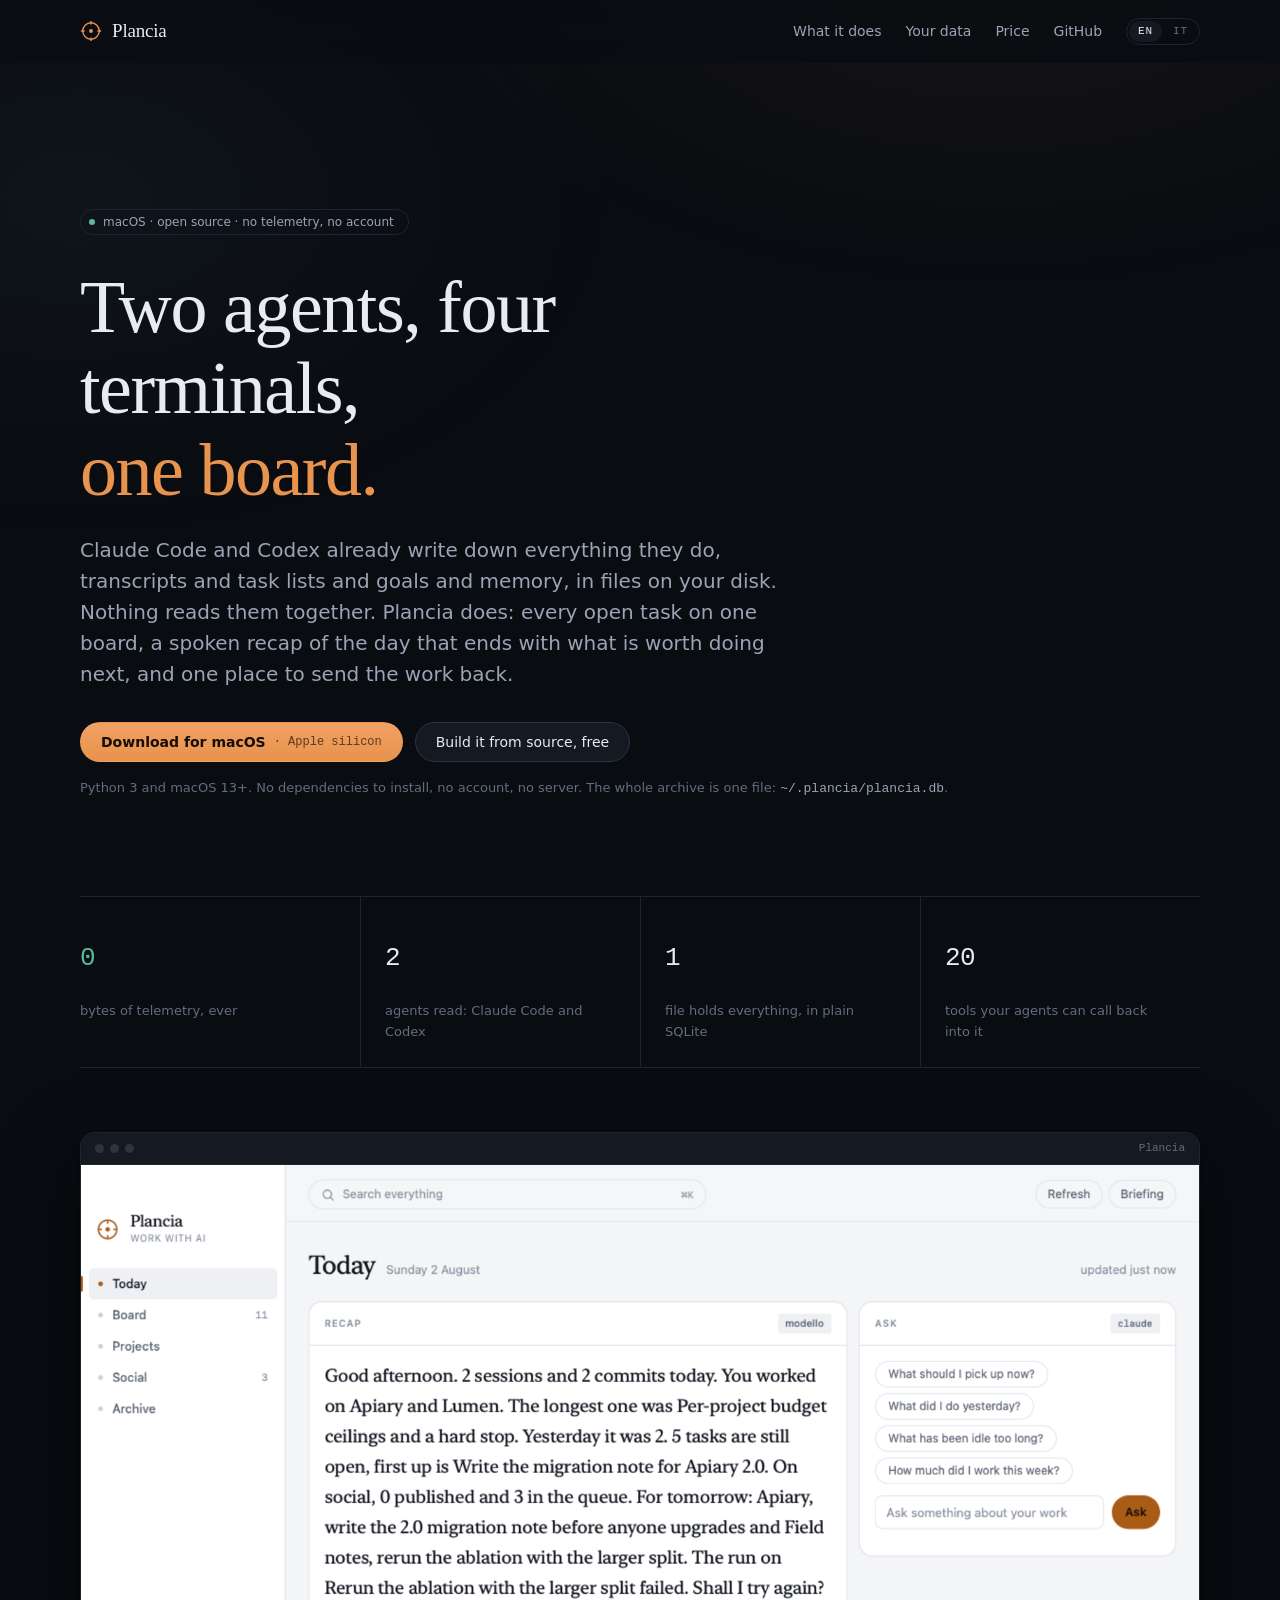
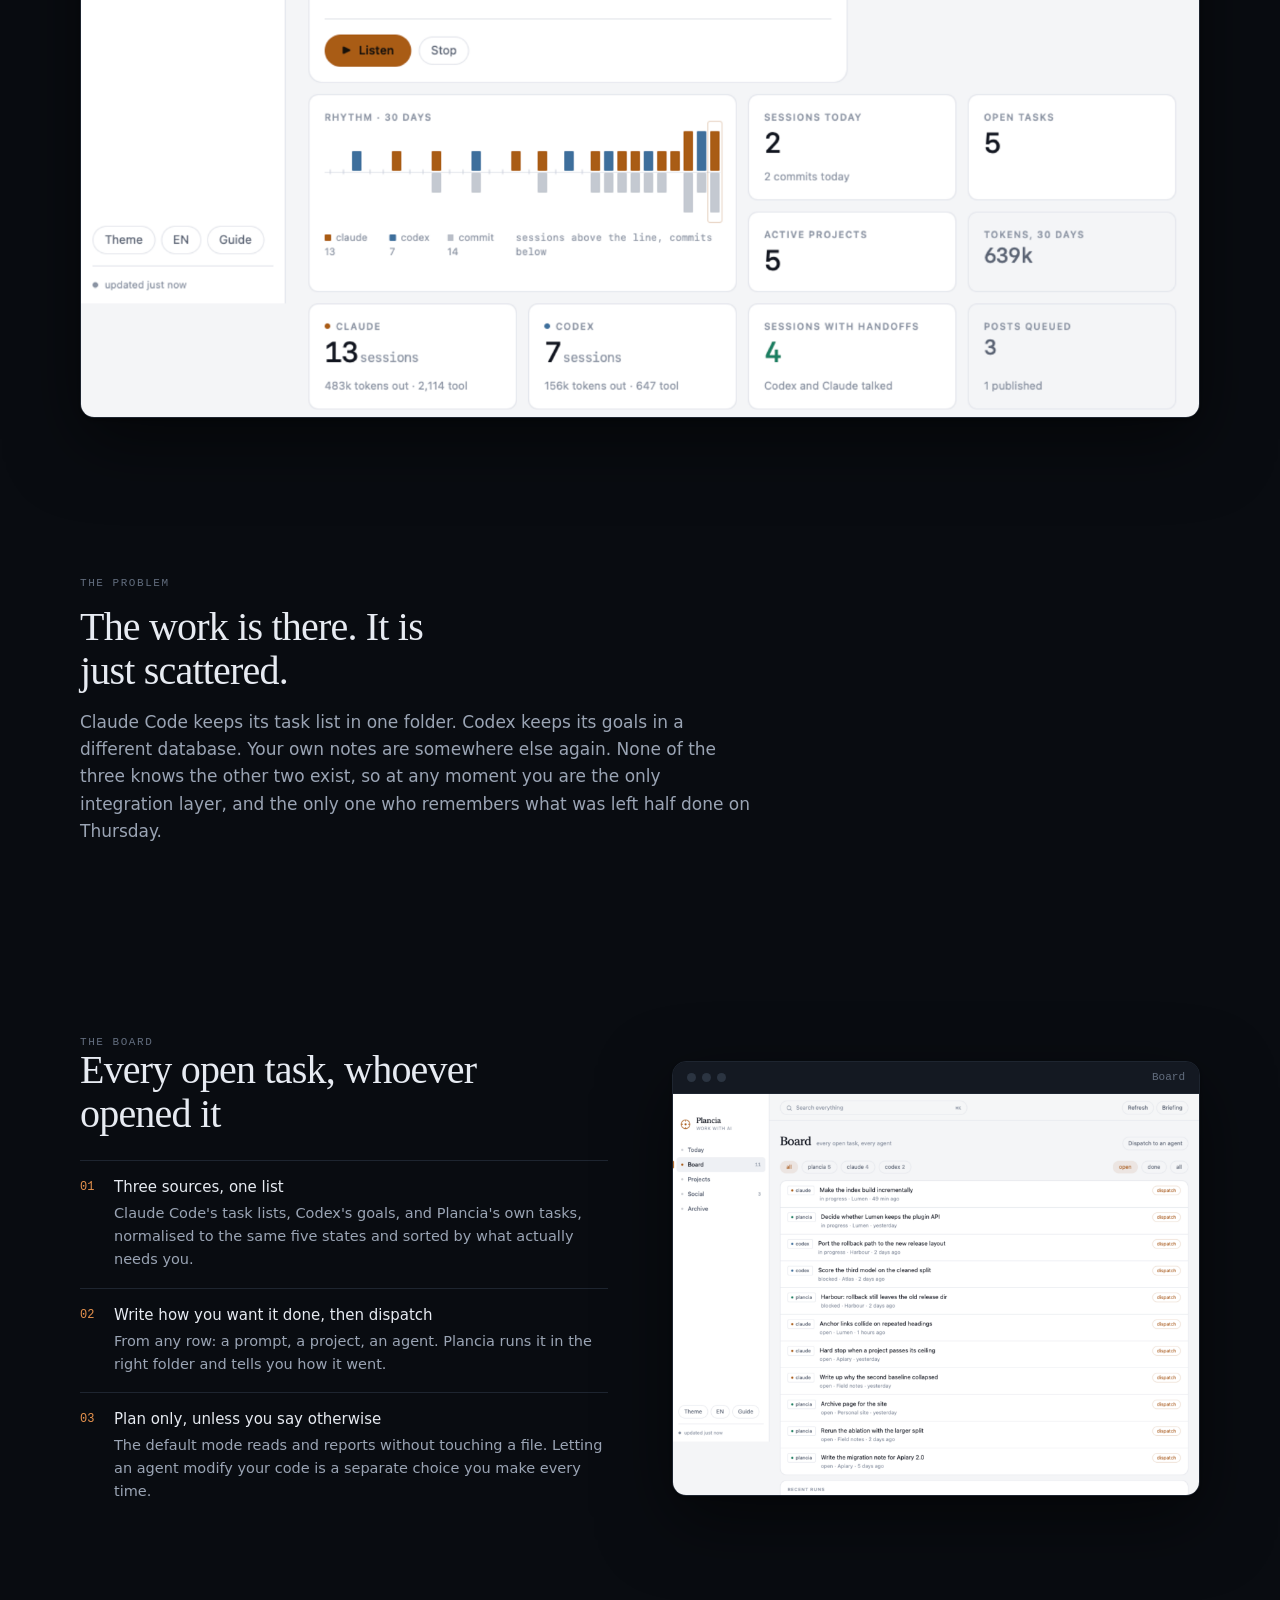
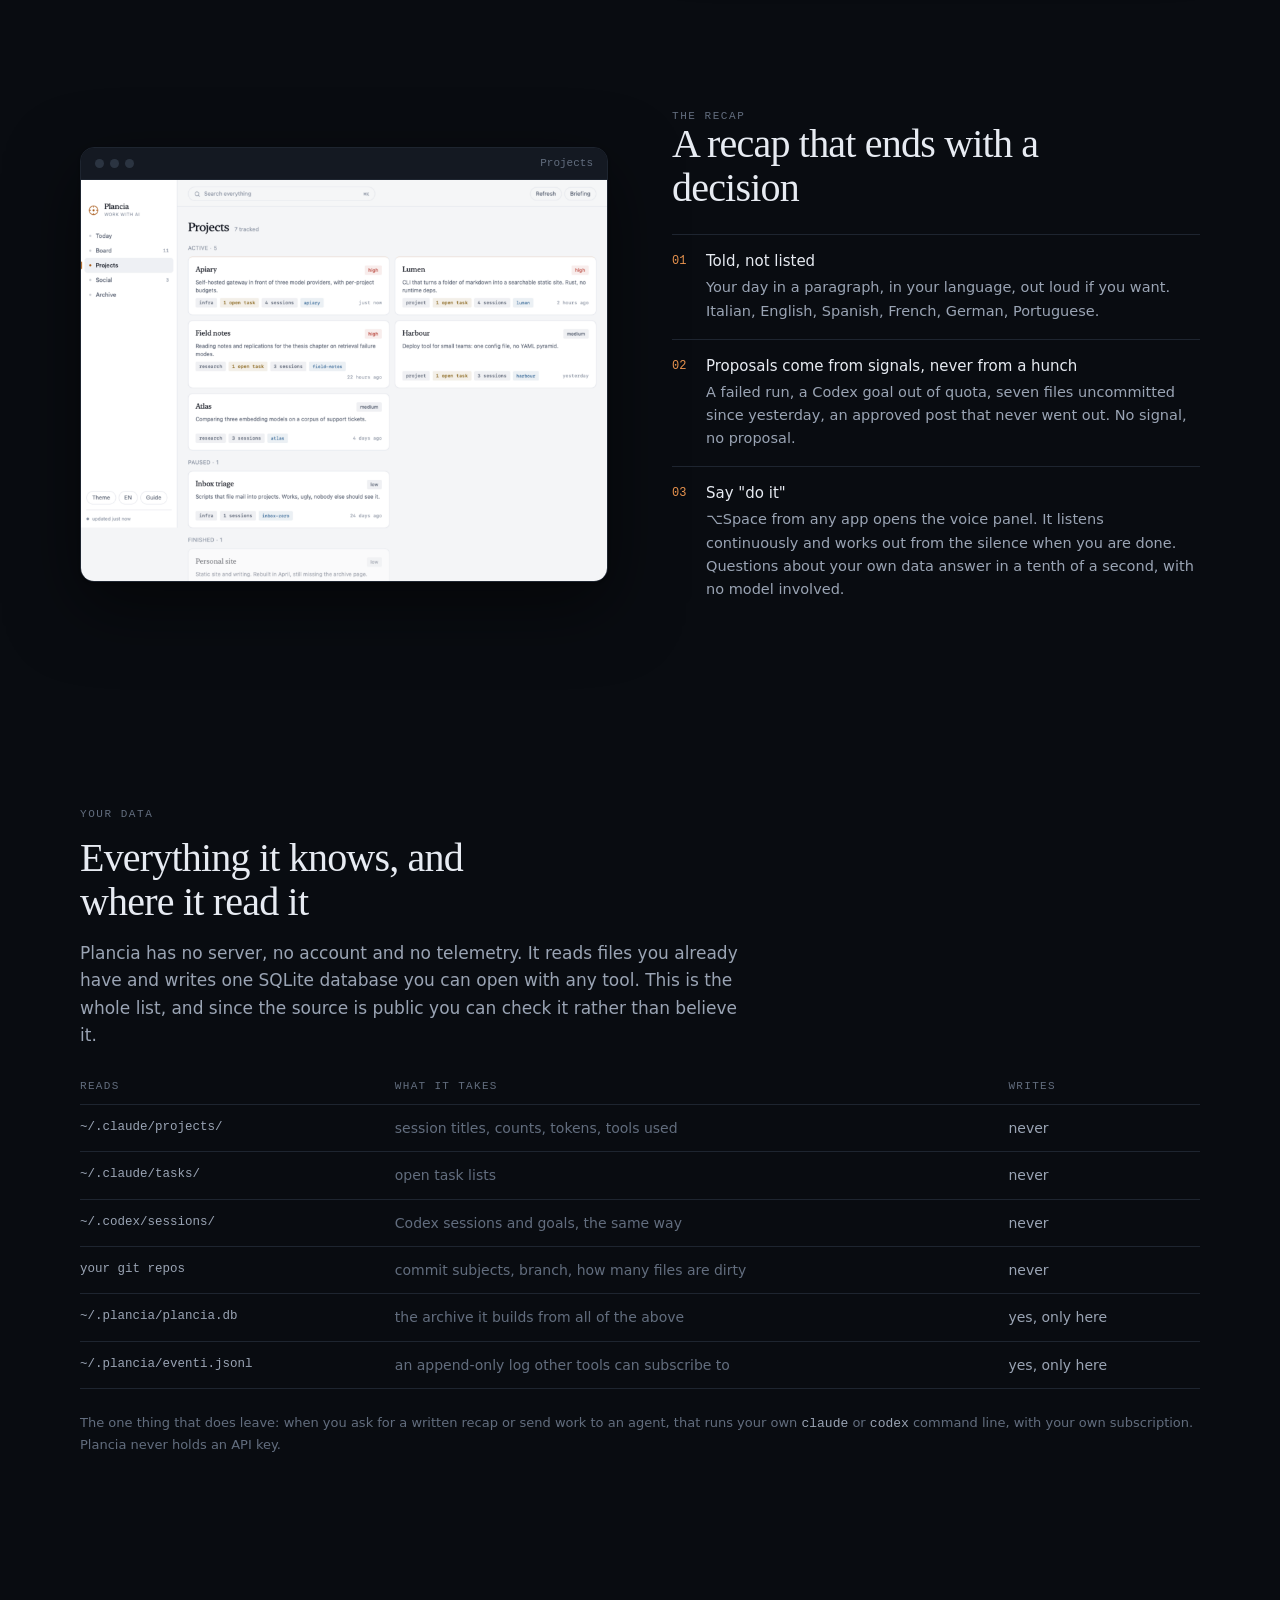
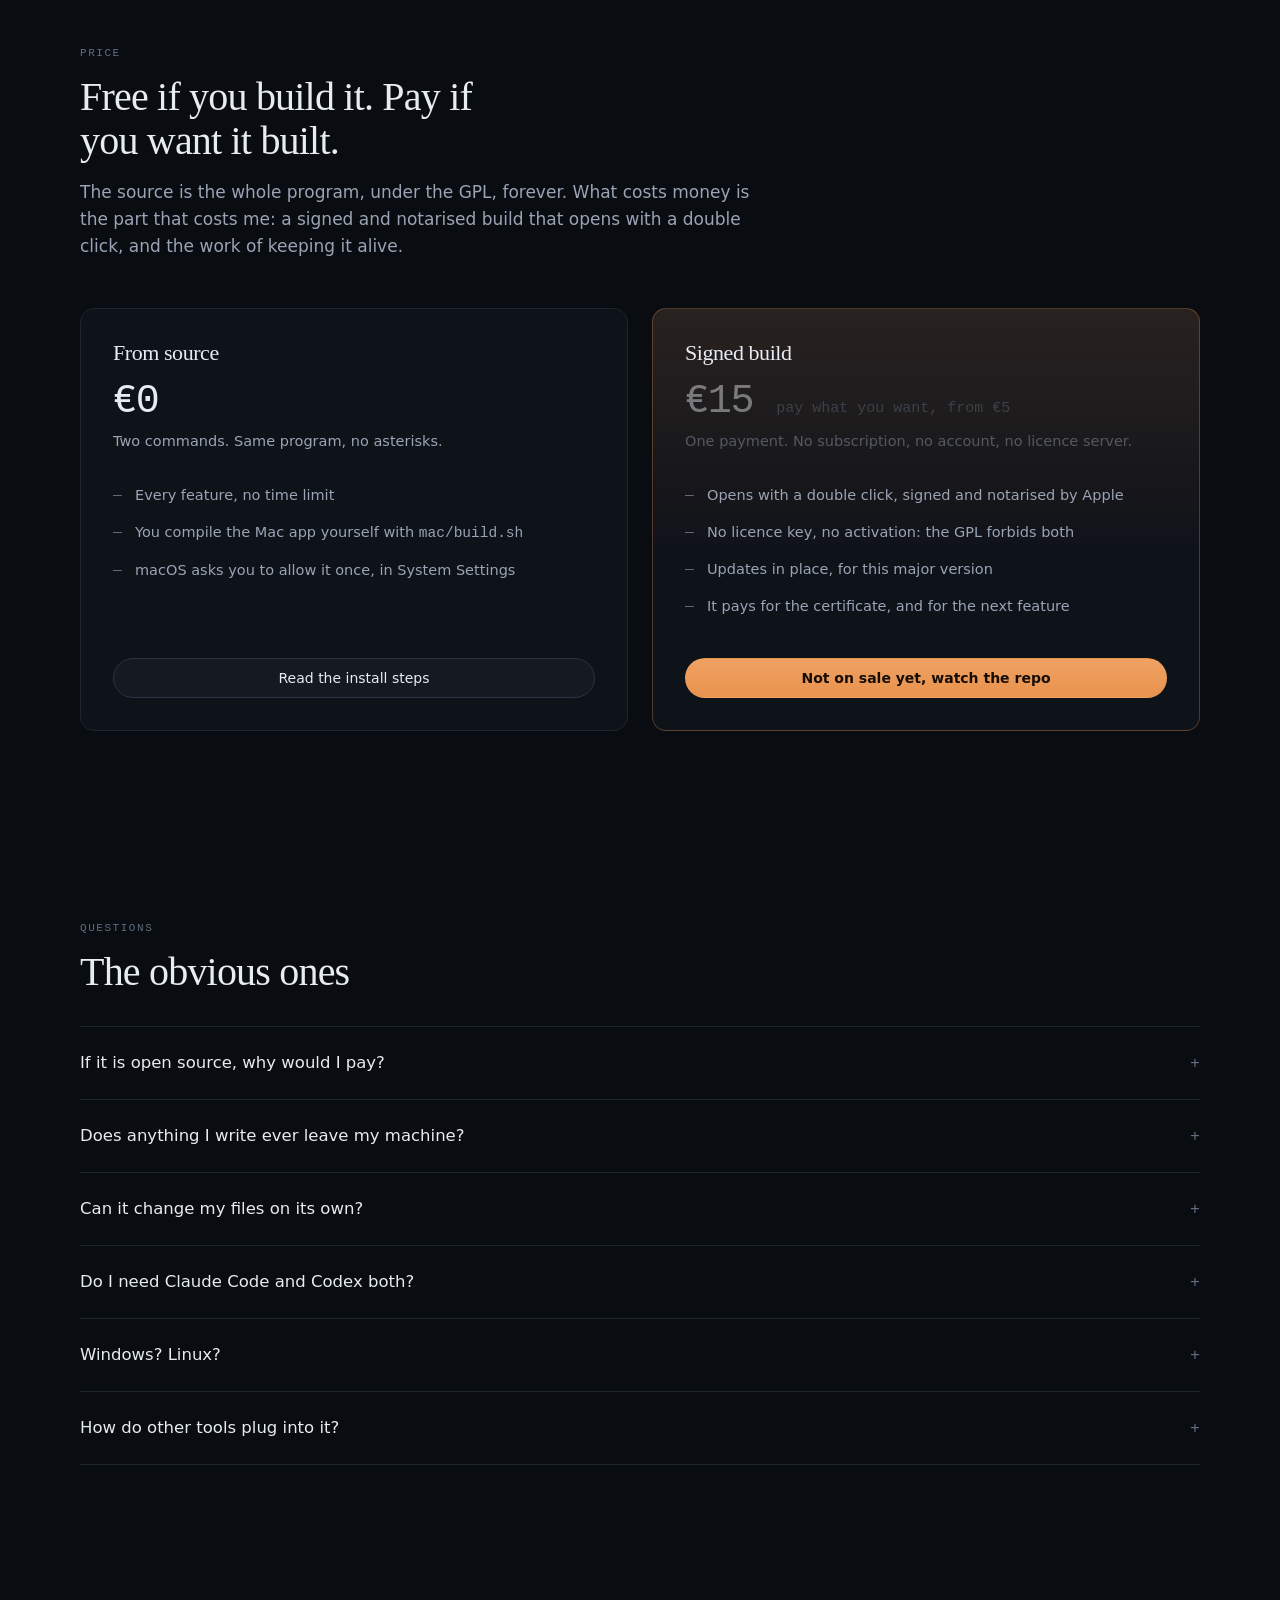
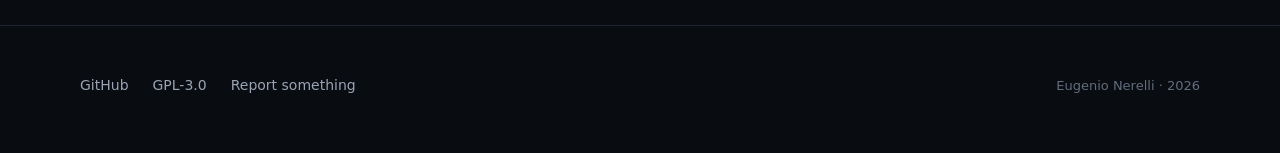
<file: site/index.html>
<!doctype html>
<html lang="en">
<head>
<meta charset="utf-8">
<meta name="viewport" content="width=device-width, initial-scale=1">
<title>Plancia: one board for the work you do with AI</title>
<meta name="description" content="Plancia reads what Claude Code and Codex already write on your disk and puts it on one board: every open task, a spoken daily recap, and one place to send work back. Local only, open source.">
<meta property="og:title" content="Plancia: one board for the work you do with AI">
<meta property="og:description" content="Every open task from every coding agent, on one board. A spoken recap that proposes what to do next. Runs on your machine, sends nothing.">
<meta property="og:type" content="website">
<meta property="og:image" content="https://nerln.github.io/plancia/img/today.png">
<meta name="twitter:card" content="summary_large_image">
<link rel="stylesheet" href="style.css">
<link rel="icon" href="data:image/svg+xml,<svg xmlns='http://www.w3.org/2000/svg' viewBox='0 0 24 24'><circle cx='12' cy='12' r='9' fill='none' stroke='%23e8934e' stroke-width='1.6'/><circle cx='12' cy='12' r='2' fill='%23e8934e'/><path d='M12 1v4M12 19v4M1 12h4M19 12h4' stroke='%23e8934e' stroke-width='1.6'/></svg>">
</head>
<body>

<header class="barra">
  <div class="wrap">
    <a class="marchio" href="./">
      <svg class="bussola" viewBox="0 0 24 24" aria-hidden="true">
        <circle cx="12" cy="12" r="9" fill="none" stroke="#e8934e" stroke-width="1.5"/>
        <circle cx="12" cy="12" r="2.1" fill="#e8934e"/>
        <path d="M12 1v4M12 19v4M1 12h4M19 12h4" stroke="#e8934e" stroke-width="1.5"/>
      </svg>
      <span class="nome">Plancia</span>
    </a>
    <nav class="menu">
      <a href="#cosa-fa" class="solo-largo" data-lingua="en">What it does</a>
      <a href="#cosa-fa" class="solo-largo" data-lingua="it">Cosa fa</a>
      <a href="#dati" class="solo-largo" data-lingua="en">Your data</a>
      <a href="#dati" class="solo-largo" data-lingua="it">I tuoi dati</a>
      <a href="#prezzo" data-lingua="en">Price</a>
      <a href="#prezzo" data-lingua="it">Prezzo</a>
      <a href="https://github.com/nerln/plancia">GitHub</a>
      <span class="lingua">
        <button data-imposta="en" aria-pressed="true">en</button>
        <button data-imposta="it" aria-pressed="false">it</button>
      </span>
    </nav>
  </div>
</header>

<main>

<!-- ------------------------------------------------------------- apertura -->
<section class="apertura">
  <div class="wrap">
    <span class="occhiello"><i class="punto"></i>
      <span data-lingua="en">macOS · open source · no telemetry, no account</span>
      <span data-lingua="it">macOS · open source · nessuna telemetria, nessun account</span>
    </span>

    <h1 data-lingua="en">Two agents, four terminals,<br><em>one board.</em></h1>
    <h1 data-lingua="it">Due agenti, quattro terminali,<br><em>una lavagna sola.</em></h1>

    <p class="sotto" data-lingua="en">
      Claude Code and Codex already write down everything they do, transcripts and task
      lists and goals and memory, in files on your disk. Nothing reads them together.
      Plancia does: every open task on one board, a spoken recap of the day that ends
      with what is worth doing next, and one place to send the work back.
    </p>
    <p class="sotto" data-lingua="it">
      Claude Code e Codex si scrivono già tutto, transcript e liste di task e obiettivi e
      memoria, in file sul tuo disco. Solo che non li legge nessuno insieme. Plancia sì:
      tutti i task aperti su una lavagna sola, un riepilogo parlato della giornata che
      finisce con la cosa che conviene fare, e un posto solo da cui rimandare il lavoro.
    </p>

    <div class="azioni">
      <a class="btn primo" href="#prezzo">
        <span data-lingua="en">Download for macOS</span>
        <span data-lingua="it">Scarica per macOS</span>
        <small>· Apple silicon</small>
      </a>
      <a class="btn" href="https://github.com/nerln/plancia">
        <span data-lingua="en">Build it from source, free</span>
        <span data-lingua="it">Compilalo dal sorgente, gratis</span>
      </a>
    </div>
    <p class="postilla">
      <span data-lingua="en">Python 3 and macOS 13+. No dependencies to install, no account, no server.
        The whole archive is one file: <code>~/.plancia/plancia.db</code>.</span>
      <span data-lingua="it">Python 3 e macOS 13+. Nessuna dipendenza da installare, nessun account,
        nessun server. L'archivio è un file solo: <code>~/.plancia/plancia.db</code>.</span>
    </p>

    <div class="prove">
      <div><div class="n zero mono">0</div>
        <p data-lingua="en">bytes of telemetry, ever</p><p data-lingua="it">byte di telemetria, mai</p></div>
      <div><div class="n mono">2</div>
        <p data-lingua="en">agents read: Claude Code and Codex</p><p data-lingua="it">agenti letti: Claude Code e Codex</p></div>
      <div><div class="n mono">1</div>
        <p data-lingua="en">file holds everything, in plain SQLite</p><p data-lingua="it">file tiene tutto, in SQLite leggibile</p></div>
      <div><div class="n mono">20</div>
        <p data-lingua="en">tools your agents can call back into it</p><p data-lingua="it">strumenti con cui gli agenti ci rientrano</p></div>
    </div>

    <div class="vetrina" data-sale>
      <div class="telaio">
        <div class="cima"><i></i><i></i><i></i><span>Plancia</span></div>
        <img src="img/today.png" width="1600" height="1220"
             alt="Plancia's Today view: the spoken recap, the rhythm of the last thirty days, and a list of proposals.">
      </div>
    </div>
  </div>
</section>

<!-- ------------------------------------------------------------- il problema -->
<section id="cosa-fa">
  <div class="wrap">
    <p class="etichetta" data-lingua="en">the problem</p>
    <p class="etichetta" data-lingua="it">il problema</p>
    <h2 data-lingua="en">The work is there. It is just scattered.</h2>
    <h2 data-lingua="it">Il lavoro c'è. È solo sparpagliato.</h2>
    <p class="guida" data-lingua="en">
      Claude Code keeps its task list in one folder. Codex keeps its goals in a different
      database. Your own notes are somewhere else again. None of the three knows the other
      two exist, so at any moment you are the only integration layer, and the only one who
      remembers what was left half done on Thursday.
    </p>
    <p class="guida" data-lingua="it">
      Claude Code tiene la sua lista di task in una cartella. Codex tiene i suoi obiettivi in
      un altro database. I tuoi appunti stanno da un'altra parte ancora. Nessuno dei tre sa
      degli altri due, quindi l'unico punto di integrazione sei tu, e sei anche l'unico che
      si ricorda cosa era rimasto a metà giovedì.
    </p>
  </div>
</section>

<!-- ------------------------------------------------------------- lavagna -->
<section>
  <div class="wrap doppia">
    <div>
      <p class="etichetta" data-lingua="en">the board</p>
      <p class="etichetta" data-lingua="it">la lavagna</p>
      <h2 data-lingua="en">Every open task, whoever opened it</h2>
      <h2 data-lingua="it">Tutti i task aperti, chiunque li abbia aperti</h2>
      <ul class="elenco">
        <li data-lingua="en"><span class="segno">01</span><div>
          <b>Three sources, one list</b>
          <p>Claude Code's task lists, Codex's goals, and Plancia's own tasks, normalised to the
             same five states and sorted by what actually needs you.</p></div></li>
        <li data-lingua="it"><span class="segno">01</span><div>
          <b>Tre fonti, una lista</b>
          <p>Le liste di Claude Code, gli obiettivi di Codex e i task di Plancia, riportati agli
             stessi cinque stati e ordinati per quello che ti serve davvero.</p></div></li>

        <li data-lingua="en"><span class="segno">02</span><div>
          <b>Write how you want it done, then dispatch</b>
          <p>From any row: a prompt, a project, an agent. Plancia runs it in the right folder and
             tells you how it went.</p></div></li>
        <li data-lingua="it"><span class="segno">02</span><div>
          <b>Scrivi come lo vuoi fatto, e mandalo</b>
          <p>Da ogni riga: un prompt, un progetto, un agente. Plancia lo lancia nella cartella
             giusta e ti dice com'è andata.</p></div></li>

        <li data-lingua="en"><span class="segno">03</span><div>
          <b>Plan only, unless you say otherwise</b>
          <p>The default mode reads and reports without touching a file. Letting an agent modify
             your code is a separate choice you make every time.</p></div></li>
        <li data-lingua="it"><span class="segno">03</span><div>
          <b>Guarda e propone, se non dici altro</b>
          <p>Il modo predefinito legge e riferisce senza toccare un file. Lasciargli modificare il
             codice è una scelta a parte, che fai ogni volta.</p></div></li>
      </ul>
    </div>
    <div class="telaio" data-sale>
      <div class="cima"><i></i><i></i><i></i><span>Board</span></div>
      <img src="img/board.png" width="1600" height="1220"
           alt="The board: tasks from claude, codex and plancia in one list, each with a dispatch button.">
    </div>
  </div>
</section>

<!-- ------------------------------------------------------------- riepilogo -->
<section>
  <div class="wrap doppia rovescia">
    <div>
      <p class="etichetta" data-lingua="en">the recap</p>
      <p class="etichetta" data-lingua="it">il riepilogo</p>
      <h2 data-lingua="en">A recap that ends with a decision</h2>
      <h2 data-lingua="it">Un riepilogo che finisce con una decisione</h2>
      <ul class="elenco">
        <li data-lingua="en"><span class="segno">01</span><div>
          <b>Told, not listed</b>
          <p>Your day in a paragraph, in your language, out loud if you want. Italian, English,
             Spanish, French, German, Portuguese.</p></div></li>
        <li data-lingua="it"><span class="segno">01</span><div>
          <b>Raccontato, non elencato</b>
          <p>La giornata in un paragrafo, nella tua lingua, a voce se vuoi. Italiano, inglese,
             spagnolo, francese, tedesco, portoghese.</p></div></li>

        <li data-lingua="en"><span class="segno">02</span><div>
          <b>Proposals come from signals, never from a hunch</b>
          <p>A failed run, a Codex goal out of quota, seven files uncommitted since yesterday, an
             approved post that never went out. No signal, no proposal.</p></div></li>
        <li data-lingua="it"><span class="segno">02</span><div>
          <b>Le proposte nascono dai segnali, mai da un'intuizione</b>
          <p>Un lancio fallito, un obiettivo di Codex senza quota, sette file non committati da
             ieri, un post approvato e mai uscito. Se il segnale non c'è, la proposta non c'è.</p></div></li>

        <li data-lingua="en"><span class="segno">03</span><div>
          <b>Say "do it"</b>
          <p>⌥Space from any app opens the voice panel. It listens continuously and works out from
             the silence when you are done. Questions about your own data answer in a tenth of a
             second, with no model involved.</p></div></li>
        <li data-lingua="it"><span class="segno">03</span><div>
          <b>Dì "fallo"</b>
          <p>⌥Spazio da qualsiasi app apre il pannello vocale. Ascolta di continuo e capisce dal
             silenzio quando hai finito. Le domande sui tuoi dati rispondono in un decimo di
             secondo, senza chiamare nessun modello.</p></div></li>
      </ul>
    </div>
    <div class="telaio" data-sale>
      <div class="cima"><i></i><i></i><i></i><span>Projects</span></div>
      <img src="img/projects.png" width="1600" height="1220"
           alt="The projects view: each project with its sessions, commits and next step.">
    </div>
  </div>
</section>

<!-- ------------------------------------------------------------- dati -->
<section id="dati">
  <div class="wrap">
    <p class="etichetta" data-lingua="en">your data</p>
    <p class="etichetta" data-lingua="it">i tuoi dati</p>
    <h2 data-lingua="en">Everything it knows, and where it read it</h2>
    <h2 data-lingua="it">Tutto quello che sa, e dove l'ha letto</h2>
    <p class="guida" data-lingua="en">
      Plancia has no server, no account and no telemetry. It reads files you already have and
      writes one SQLite database you can open with any tool. This is the whole list, and since
      the source is public you can check it rather than believe it.
    </p>
    <p class="guida" data-lingua="it">
      Plancia non ha un server, non ha un account e non manda telemetria. Legge file che hai già e
      scrive un database SQLite che puoi aprire con qualsiasi strumento. Questa è la lista intera,
      e siccome il sorgente è pubblico puoi controllarla invece di crederci.
    </p>

    <table class="provenienza">
      <thead>
        <tr data-lingua="en"><th>reads</th><th>what it takes</th><th>writes</th></tr>
        <tr data-lingua="it"><th>legge</th><th>cosa ne prende</th><th>scrive</th></tr>
      </thead>
      <tbody>
        <tr data-lingua="en">
          <td class="percorso">~/.claude/projects/</td>
          <td class="verso">session titles, counts, tokens, tools used</td>
          <td>never</td></tr>
        <tr data-lingua="it">
          <td class="percorso">~/.claude/projects/</td>
          <td class="verso">titoli delle sessioni, conteggi, token, strumenti usati</td>
          <td>mai</td></tr>

        <tr data-lingua="en">
          <td class="percorso">~/.claude/tasks/</td>
          <td class="verso">open task lists</td><td>never</td></tr>
        <tr data-lingua="it">
          <td class="percorso">~/.claude/tasks/</td>
          <td class="verso">le liste di task aperte</td><td>mai</td></tr>

        <tr data-lingua="en">
          <td class="percorso">~/.codex/sessions/</td>
          <td class="verso">Codex sessions and goals, the same way</td><td>never</td></tr>
        <tr data-lingua="it">
          <td class="percorso">~/.codex/sessions/</td>
          <td class="verso">sessioni e obiettivi di Codex, allo stesso modo</td><td>mai</td></tr>

        <tr data-lingua="en">
          <td class="percorso">your git repos</td>
          <td class="verso">commit subjects, branch, how many files are dirty</td><td>never</td></tr>
        <tr data-lingua="it">
          <td class="percorso">i tuoi repo git</td>
          <td class="verso">oggetto dei commit, ramo, quanti file sono da committare</td><td>mai</td></tr>

        <tr data-lingua="en">
          <td class="percorso">~/.plancia/plancia.db</td>
          <td class="verso">the archive it builds from all of the above</td><td>yes, only here</td></tr>
        <tr data-lingua="it">
          <td class="percorso">~/.plancia/plancia.db</td>
          <td class="verso">l'archivio che costruisce con tutto il resto</td><td>sì, solo qui</td></tr>

        <tr data-lingua="en">
          <td class="percorso">~/.plancia/eventi.jsonl</td>
          <td class="verso">an append-only log other tools can subscribe to</td><td>yes, only here</td></tr>
        <tr data-lingua="it">
          <td class="percorso">~/.plancia/eventi.jsonl</td>
          <td class="verso">un registro in append a cui altri strumenti si possono agganciare</td><td>sì, solo qui</td></tr>
      </tbody>
    </table>

    <p class="postilla" style="margin-top:24px">
      <span data-lingua="en">The one thing that does leave: when you ask for a written recap or send work to an
        agent, that runs your own <code>claude</code> or <code>codex</code> command line, with your
        own subscription. Plancia never holds an API key.</span>
      <span data-lingua="it">L'unica cosa che esce: quando chiedi un riepilogo scritto o mandi un lavoro a un
        agente, gira la tua riga di comando <code>claude</code> o <code>codex</code>, con il tuo
        abbonamento. Plancia non tiene nessuna chiave API.</span>
    </p>
  </div>
</section>

<!-- ------------------------------------------------------------- prezzo -->
<section id="prezzo">
  <div class="wrap">
    <p class="etichetta" data-lingua="en">price</p>
    <p class="etichetta" data-lingua="it">prezzo</p>
    <h2 data-lingua="en">Free if you build it. Pay if you want it built.</h2>
    <h2 data-lingua="it">Gratis se te lo compili. A pagamento se lo vuoi già pronto.</h2>
    <p class="guida" data-lingua="en">
      The source is the whole program, under the GPL, forever. What costs money is the part
      that costs me: a signed and notarised build that opens with a double click, and the work
      of keeping it alive.
    </p>
    <p class="guida" data-lingua="it">
      Il sorgente è tutto il programma, sotto GPL, per sempre. Quello che costa è la parte che
      costa a me: una build firmata e notarizzata che si apre con un doppio clic, e il lavoro di
      tenerla viva.
    </p>

    <div class="prezzi">
      <div class="prezzo">
        <h3 data-lingua="en">From source</h3>
        <h3 data-lingua="it">Dal sorgente</h3>
        <div class="cifra">€0</div>
        <p class="nota" data-lingua="en">Two commands. Same program, no asterisks.</p>
        <p class="nota" data-lingua="it">Due comandi. Lo stesso programma, senza asterischi.</p>
        <ul>
          <li data-lingua="en">Every feature, no time limit</li>
          <li data-lingua="it">Tutte le funzioni, senza scadenza</li>
          <li data-lingua="en">You compile the Mac app yourself with <code>mac/build.sh</code></li>
          <li data-lingua="it">L'app Mac te la compili con <code>mac/build.sh</code></li>
          <li data-lingua="en">macOS asks you to allow it once, in System Settings</li>
          <li data-lingua="it">macOS te la fa autorizzare una volta, da Impostazioni di Sistema</li>
        </ul>
        <a class="btn" href="https://github.com/nerln/plancia#install">
          <span data-lingua="en">Read the install steps</span>
          <span data-lingua="it">Vedi come si installa</span>
        </a>
      </div>

      <div class="prezzo scelto">
        <h3 data-lingua="en">Signed build</h3>
        <h3 data-lingua="it">Build firmata</h3>
        <div class="cifra">€15 <small data-lingua="en">pay what you want, from €5</small><small data-lingua="it">quanto vuoi, da €5</small></div>
        <p class="nota" data-lingua="en">One payment. No subscription, no account, no licence server.</p>
        <p class="nota" data-lingua="it">Un pagamento solo. Nessun abbonamento, nessun account, nessun server di licenze.</p>
        <ul>
          <li data-lingua="en">Opens with a double click, signed and notarised by Apple</li>
          <li data-lingua="it">Si apre con un doppio clic, firmata e notarizzata da Apple</li>
          <li data-lingua="en">No licence key, no activation: the GPL forbids both</li>
          <li data-lingua="it">Nessuna chiave, nessuna attivazione: la GPL le vieta</li>
          <li data-lingua="en">Updates in place, for this major version</li>
          <li data-lingua="it">Si aggiorna da sola, per questa versione maggiore</li>
          <li data-lingua="en">It pays for the certificate, and for the next feature</li>
          <li data-lingua="it">Paga il certificato, e la prossima funzione</li>
        </ul>
        <a class="btn primo" href="https://github.com/nerln/plancia/releases" data-pagamento>
          <span data-lingua="en">Get the signed build</span>
          <span data-lingua="it">Prendi la build firmata</span>
        </a>
      </div>
    </div>
  </div>
</section>

<!-- ------------------------------------------------------------- domande -->
<section>
  <div class="wrap">
    <p class="etichetta" data-lingua="en">questions</p>
    <p class="etichetta" data-lingua="it">domande</p>
    <h2 data-lingua="en">The obvious ones</h2>
    <h2 data-lingua="it">Quelle ovvie</h2>

    <div class="domande">
      <details class="domanda">
        <summary><span data-lingua="en">If it is open source, why would I pay?</span><span data-lingua="it">Se è open source, perché dovrei pagare?</span></summary>
        <p data-lingua="en">You would not, if you are happy compiling it. That path stays complete and free, and
          this is not a crippled build: the paid one is the same code. What you buy is the signing
          certificate Apple charges me for every year, the notarisation, and the fact that someone
          keeps fixing it. Ardour and Krita have worked this way for years.</p>
        <p data-lingua="it">Non pagheresti, se sei contento di compilartelo. Quella strada resta completa e
          gratis, e non è una versione mutilata: quella a pagamento è lo stesso codice. Quello che
          compri è il certificato di firma che Apple mi fa pagare ogni anno, la notarizzazione, e il
          fatto che qualcuno continui a sistemarlo. Ardour e Krita funzionano così da anni.</p>
      </details>

      <details class="domanda">
        <summary><span data-lingua="en">Does anything I write ever leave my machine?</span><span data-lingua="it">Esce mai qualcosa che scrivo dalla mia macchina?</span></summary>
        <p data-lingua="en">Not through Plancia. It has no network client of its own beyond an optional GitHub
          call for your public repo list, which you can leave off. When you ask for a written recap
          it runs the <code>claude</code> command you already have, so that text goes wherever your
          own subscription already sends it, and nowhere else.</p>
        <p data-lingua="it">Non attraverso Plancia. Non ha un client di rete suo, a parte una chiamata a GitHub
          per l'elenco dei tuoi repo pubblici, che puoi lasciare spenta. Quando chiedi un riepilogo
          scritto gira il comando <code>claude</code> che hai già, quindi quel testo va dove lo manda
          già il tuo abbonamento, e da nessun'altra parte.</p>
      </details>

      <details class="domanda">
        <summary><span data-lingua="en">Can it change my files on its own?</span><span data-lingua="it">Può cambiare i miei file da solo?</span></summary>
        <p data-lingua="en">Only if you pick the mode that says so, on that dispatch, that time. Everything
          else, the voice and the recap and the proposals, reads and reports. The button that lets an agent
          write turns red before you press it.</p>
        <p data-lingua="it">Solo se scegli il modo che lo dice, su quel lancio, quella volta. Tutto il resto,
          la voce e il riepilogo e le proposte, legge e riferisce. Il bottone che lascia scrivere un
          agente diventa rosso prima che tu lo prema.</p>
      </details>

      <details class="domanda">
        <summary><span data-lingua="en">Do I need Claude Code and Codex both?</span><span data-lingua="it">Mi servono sia Claude Code sia Codex?</span></summary>
        <p data-lingua="en">No. Each source is optional: with only one installed you get one column instead of
          two, and everything else works the same.</p>
        <p data-lingua="it">No. Ogni fonte è opzionale: con uno solo installato hai una colonna invece di due, e
          tutto il resto funziona uguale.</p>
      </details>

      <details class="domanda">
        <summary><span data-lingua="en">Windows? Linux?</span><span data-lingua="it">Windows? Linux?</span></summary>
        <p data-lingua="en">The server, the board and the recap are plain Python and already run anywhere Python
          runs, browser included. Only the native app, the menu bar and the voice panel are macOS.</p>
        <p data-lingua="it">Il server, la lavagna e il riepilogo sono Python puro e girano già ovunque giri
          Python, browser compreso. Sono macOS solo l'app nativa, la barra dei menu e il pannello
          vocale.</p>
      </details>

      <details class="domanda">
        <summary><span data-lingua="en">How do other tools plug into it?</span><span data-lingua="it">Come ci si aggancia da altri strumenti?</span></summary>
        <p data-lingua="en">Two ways. Twenty MCP tools, so Claude Code and Codex can read and write the archive
          from inside a session; and an append-only event log at <code>~/.plancia/eventi.jsonl</code>,
          one JSON line per event, so anything else can follow along by keeping a bookmark.</p>
        <p data-lingua="it">In due modi. Venti strumenti MCP, così Claude Code e Codex leggono e scrivono
          l'archivio da dentro una sessione; e un registro in append in
          <code>~/.plancia/eventi.jsonl</code>, una riga JSON per evento, così qualsiasi altra cosa
          può seguirlo tenendo un segnalibro.</p>
      </details>
    </div>
  </div>
</section>

</main>

<footer>
  <div class="wrap">
    <a href="https://github.com/nerln/plancia">GitHub</a>
    <a href="https://github.com/nerln/plancia/blob/main/LICENSE">GPL-3.0</a>
    <a href="https://github.com/nerln/plancia/issues">
      <span data-lingua="en">Report something</span><span data-lingua="it">Segnala qualcosa</span></a>
    <span class="firma">Eugenio Nerelli · 2026</span>
  </div>
</footer>

<script>
// Il link di pagamento. Finché è vuoto il bottone porta alle release e dice che
// la build firmata sta arrivando: meglio una pagina onesta di un link morto.
const PAGAMENTO = "";

(function () {
  const bottone = document.querySelector('[data-pagamento]');
  if (PAGAMENTO) {
    bottone.href = PAGAMENTO;
  } else {
    bottone.parentElement.querySelectorAll('.cifra, .nota').forEach(function (n) {
      n.style.opacity = '.45';
    });
    bottone.innerHTML = '<span data-lingua="en">Not on sale yet, watch the repo</span>'
                      + '<span data-lingua="it">Non è ancora in vendita, segui il repo</span>';
  }
})();

// La lingua: quella salvata, se no quella del browser, se no inglese.
(function () {
  var salvata = null;
  try { salvata = localStorage.getItem('plancia-lingua'); } catch (e) {}
  var lingua = salvata || ((navigator.language || 'en').slice(0, 2) === 'it' ? 'it' : 'en');
  imposta(lingua);

  function imposta(l) {
    document.documentElement.lang = l;
    document.querySelectorAll('.lingua button').forEach(function (b) {
      b.setAttribute('aria-pressed', String(b.dataset.imposta === l));
    });
    try { localStorage.setItem('plancia-lingua', l); } catch (e) {}
  }

  document.querySelectorAll('.lingua button').forEach(function (b) {
    b.addEventListener('click', function () { imposta(b.dataset.imposta); });
  });

  // la barra si stacca dallo sfondo solo quando si è scesi
  var barra = document.querySelector('header.barra');
  var segnaBarra = function () { barra.classList.toggle('attaccata', window.scrollY > 8); };
  segnaBarra();
  addEventListener('scroll', segnaBarra, { passive: true });

  // entrata: una volta sola, e solo per le immagini grandi
  var osservatore = new IntersectionObserver(function (voci) {
    voci.forEach(function (v) {
      if (v.isIntersecting) { v.target.classList.add('visto'); osservatore.unobserve(v.target); }
    });
  }, { rootMargin: '0px 0px -12% 0px' });
  document.querySelectorAll('[data-sale]').forEach(function (n) { osservatore.observe(n); });
})();
</script>
</body>
</html>
</file>
<file: site/style.css>
/* Il sito di Plancia.
 *
 * Stessa voce dell'app: serif per i titoli, monospaziato per i numeri, sans per
 * il resto. Un accento solo. Qui però c'è più aria: una pagina che deve
 * convincere respira più di uno strumento che deve informare.
 */

:root {
  --ink-0: #090c11;
  --ink-1: #0e1219;
  --ink-2: #141922;
  --line: #1e2530;
  --line-strong: #2b3441;
  --text: #e7ebf2;
  --text-2: #9aa4b4;
  --text-3: #626d7e;
  --amber: #e8934e;
  --amber-soft: rgba(232, 147, 78, .12);
  --amber-line: rgba(232, 147, 78, .3);
  --codex: #8fb8d9;
  --nominal: #5bb89b;

  --s1: 4px; --s2: 8px; --s3: 12px; --s4: 16px; --s5: 24px;
  --s6: 32px; --s7: 48px; --s8: 64px; --s9: 96px; --s10: 144px;

  --r-tag: 3px; --r-card: 10px; --r-panel: 14px; --r-pill: 999px;

  --serif: ui-serif, "New York", "Iowan Old Style", Palatino, Georgia, serif;
  --sans: -apple-system, BlinkMacSystemFont, "SF Pro Text", Inter, system-ui, sans-serif;
  --mono: ui-monospace, "SF Mono", SFMono-Regular, Menlo, monospace;

  --leggio: 1120px;
}

* { box-sizing: border-box; margin: 0; padding: 0; }

html { scroll-behavior: smooth; -webkit-text-size-adjust: 100%; }

body {
  background: var(--ink-0);
  color: var(--text);
  font: 400 16px/1.6 var(--sans);
  -webkit-font-smoothing: antialiased;
  overflow-x: hidden;
}

/* la trama di fondo: due aloni larghissimi, appena percepibili */
body::before {
  content: "";
  position: fixed;
  inset: 0;
  pointer-events: none;
  z-index: 0;
  background:
    radial-gradient(900px 520px at 78% -8%, rgba(232, 147, 78, .07), transparent 70%),
    radial-gradient(760px 480px at 6% 22%, rgba(143, 184, 217, .05), transparent 72%);
}

.wrap { width: min(100% - 40px, var(--leggio)); margin-inline: auto; position: relative; z-index: 1; }

a { color: inherit; }

h1, h2, h3 { font-family: var(--serif); font-weight: 500; letter-spacing: -.02em; line-height: 1.1; }

.mono { font-family: var(--mono); font-variant-numeric: tabular-nums; }

.etichetta {
  font: 500 11px/1 var(--mono);
  letter-spacing: .14em;
  text-transform: uppercase;
  color: var(--text-3);
}

/* --------------------------------------------------------------- barra */

header.barra {
  position: sticky; top: 0; z-index: 40;
  backdrop-filter: saturate(1.4) blur(14px);
  background: rgba(9, 12, 17, .78);
  border-bottom: 1px solid transparent;
  transition: border-color 240ms;
}
header.barra.attaccata { border-bottom-color: var(--line); }
header.barra .wrap { display: flex; align-items: center; gap: var(--s5); height: 62px; }

.marchio { display: flex; align-items: center; gap: 10px; text-decoration: none; }
.marchio .nome { font-family: var(--serif); font-size: 19px; letter-spacing: -.01em; }
.bussola { width: 22px; height: 22px; flex: none; }

nav.menu { display: flex; gap: var(--s5); margin-left: auto; align-items: center; }
nav.menu a { color: var(--text-2); text-decoration: none; font-size: 14px; transition: color 140ms; }
nav.menu a:hover { color: var(--text); }

.lingua { display: flex; gap: 2px; border: 1px solid var(--line); border-radius: var(--r-pill); padding: 2px; }
.lingua button {
  font: 500 11px/1 var(--mono); letter-spacing: .08em; text-transform: uppercase;
  background: none; border: 0; color: var(--text-3); cursor: pointer;
  padding: 5px 9px; border-radius: var(--r-pill);
}
.lingua button[aria-pressed="true"] { background: var(--ink-2); color: var(--text); }

/* --------------------------------------------------------------- bottoni */

.btn {
  display: inline-flex; align-items: center; gap: 8px;
  padding: 12px 20px; border-radius: var(--r-pill);
  font: 500 14px/1 var(--sans); text-decoration: none; cursor: pointer;
  border: 1px solid var(--line-strong); color: var(--text); background: var(--ink-2);
  transition: transform 140ms cubic-bezier(.25,1,.5,1), background 140ms, border-color 140ms;
}
.btn:hover { transform: translateY(-1px); border-color: var(--text-3); }
.btn.primo {
  background: linear-gradient(180deg, #f0a163, var(--amber));
  border-color: transparent; color: #170d05; font-weight: 600;
}
.btn.primo:hover { filter: brightness(1.06); }
.btn small { font: 400 12px/1 var(--mono); opacity: .68; }

/* --------------------------------------------------------------- apertura */

.apertura { padding: var(--s10) 0 var(--s8); }
.apertura .occhiello {
  display: inline-flex; align-items: center; gap: 8px;
  border: 1px solid var(--line); border-radius: var(--r-pill);
  padding: 6px 14px 6px 8px; margin-bottom: var(--s6);
  font: 400 12px/1 var(--sans); color: var(--text-2);
}
.occhiello .punto { width: 6px; height: 6px; border-radius: 50%; background: var(--nominal); }

.apertura h1 { font-size: clamp(40px, 6.4vw, 74px); max-width: 15ch; }
.apertura h1 em { font-style: normal; color: var(--amber); }
.apertura .sotto {
  font-size: clamp(17px, 2.1vw, 20px); color: var(--text-2);
  max-width: 56ch; margin-top: var(--s5); line-height: 1.55;
}
.azioni { display: flex; flex-wrap: wrap; gap: var(--s3); margin-top: var(--s6); align-items: center; }
.postilla { font-size: 13px; color: var(--text-3); margin-top: var(--s4); }
.postilla code { font-family: var(--mono); color: var(--text-2); }

/* --------------------------------------------------------------- prove */

.prove {
  display: grid; grid-template-columns: repeat(4, 1fr);
  border-top: 1px solid var(--line); border-bottom: 1px solid var(--line);
  margin-top: var(--s9);
}
.prove div { padding: var(--s5) var(--s5) var(--s5) 0; }
.prove div + div { border-left: 1px solid var(--line); padding-left: var(--s5); }
.prove .n { font: 500 26px/1 var(--mono); letter-spacing: -.02em; }
.prove .n.zero { color: var(--nominal); }
.prove p { font-size: 13px; color: var(--text-3); margin-top: 6px; }

/* --------------------------------------------------------------- schermate */

.telaio {
  border: 1px solid var(--line); border-radius: var(--r-panel);
  background: var(--ink-1); overflow: hidden;
  box-shadow: 0 2px 4px rgba(0,0,0,.34), 0 24px 70px rgba(0,0,0,.5);
}
.telaio .cima {
  display: flex; align-items: center; gap: 6px;
  padding: 10px 14px; border-bottom: 1px solid var(--line); background: var(--ink-2);
}
.telaio .cima i { width: 9px; height: 9px; border-radius: 50%; background: var(--line-strong); }
.telaio .cima span { margin-left: auto; font: 400 11px/1 var(--mono); color: var(--text-3); }
.telaio img { display: block; width: 100%; height: auto; }

.vetrina { margin-top: var(--s8); }

/* --------------------------------------------------------------- sezioni */

section { padding: var(--s9) 0; }
section > .wrap > .etichetta { margin-bottom: var(--s4); }
section h2 { font-size: clamp(28px, 3.6vw, 40px); max-width: 20ch; }
section .guida { color: var(--text-2); max-width: 62ch; margin-top: var(--s4); font-size: 17px; }

.doppia { display: grid; grid-template-columns: 1fr 1fr; gap: var(--s8); align-items: center; }
.doppia.rovescia > *:first-child { order: 2; }

.elenco { list-style: none; margin-top: var(--s5); }
.elenco li {
  padding: var(--s4) 0; border-top: 1px solid var(--line);
  display: grid; grid-template-columns: 22px 1fr; gap: var(--s3); align-items: start;
}
.elenco li:last-child { border-bottom: 1px solid var(--line); }
.elenco b { font: 500 15px/1.4 var(--sans); display: block; }
.elenco p { color: var(--text-2); font-size: 14.5px; margin-top: 4px; }
.elenco .segno { font: 500 12px/1.7 var(--mono); color: var(--amber); }

/* --------------------------------------------------------------- provenienza */

.provenienza { width: 100%; border-collapse: collapse; margin-top: var(--s6); font-size: 14px; }
.provenienza th {
  text-align: left; font: 500 11px/1 var(--mono); letter-spacing: .12em;
  text-transform: uppercase; color: var(--text-3); padding-bottom: var(--s3);
  border-bottom: 1px solid var(--line);
}
.provenienza td { padding: var(--s3) var(--s4) var(--s3) 0; border-bottom: 1px solid var(--line); vertical-align: top; }
.provenienza td.percorso { font-family: var(--mono); font-size: 12.5px; color: var(--text-2); white-space: nowrap; }
.provenienza td.verso { color: var(--text-3); }
.provenienza tr td:last-child { color: var(--text-2); }

/* --------------------------------------------------------------- prezzo */

.prezzi { display: grid; grid-template-columns: 1fr 1fr; gap: var(--s5); margin-top: var(--s7); }
.prezzo {
  border: 1px solid var(--line); border-radius: var(--r-panel);
  padding: var(--s6); background: var(--ink-1); display: flex; flex-direction: column;
}
.prezzo.scelto { border-color: var(--amber-line); background: linear-gradient(180deg, var(--amber-soft), transparent 60%), var(--ink-1); }
.prezzo h3 { font-size: 22px; }
.prezzo .cifra { font: 500 40px/1 var(--mono); letter-spacing: -.03em; margin: var(--s4) 0 var(--s2); }
.prezzo .cifra small { font-size: 15px; color: var(--text-3); letter-spacing: 0; }
.prezzo .nota { color: var(--text-2); font-size: 14.5px; }
.prezzo ul { list-style: none; margin: var(--s5) 0 var(--s6); }
.prezzo li { padding: 7px 0 7px 22px; position: relative; color: var(--text-2); font-size: 14.5px; }
.prezzo li::before { content: "—"; position: absolute; left: 0; color: var(--text-3); font-family: var(--mono); }
.prezzo .btn { justify-content: center; margin-top: auto; }

/* --------------------------------------------------------------- domande */

.domande { margin-top: var(--s6); }
.domanda { border-top: 1px solid var(--line); }
.domanda:last-child { border-bottom: 1px solid var(--line); }
.domanda summary {
  cursor: pointer; list-style: none; padding: var(--s5) 0;
  display: flex; gap: var(--s4); align-items: baseline;
  font: 500 16.5px/1.4 var(--sans);
}
.domanda summary::-webkit-details-marker { display: none; }
.domanda summary > span { flex: 1; }
.domanda summary::after { content: "+"; color: var(--text-3); font-family: var(--mono); }
.domanda[open] summary::after { content: "–"; }
.domanda p { color: var(--text-2); padding-bottom: var(--s5); max-width: 70ch; font-size: 15px; }
.domanda p + p { margin-top: var(--s3); }
.domanda code { font-family: var(--mono); font-size: 13px; color: var(--text); background: var(--ink-2); padding: 1px 5px; border-radius: var(--r-tag); }

/* --------------------------------------------------------------- chiusura */

footer { border-top: 1px solid var(--line); padding: var(--s7) 0 var(--s8); margin-top: var(--s8); }
footer .wrap { display: flex; flex-wrap: wrap; gap: var(--s5); align-items: baseline; }
footer a { color: var(--text-2); text-decoration: none; font-size: 14px; }
footer a:hover { color: var(--text); }
footer .firma { color: var(--text-3); font-size: 13px; margin-left: auto; }

/* --------------------------------------------------------------- lingue */

/* Si nasconde solo la lingua sbagliata. Nascondere tutto e poi riaccendere
 * costringeva a ridichiarare il display giusto per ogni elemento (griglia per
 * le righe dell'elenco, riga di tabella per la provenienza) e bastava una
 * regola più specifica scritta prima per far comparire tutte e due le lingue. */
html[lang="en"] [data-lingua="it"],
html[lang="it"] [data-lingua="en"] { display: none !important; }

/* --------------------------------------------------------------- entrata */

[data-sale] { opacity: 0; transform: translateY(14px); }
.visto[data-sale] { opacity: 1; transform: none; transition: opacity 620ms cubic-bezier(.16,1,.3,1), transform 620ms cubic-bezier(.16,1,.3,1); }

@media (prefers-reduced-motion: reduce) {
  [data-sale], .visto[data-sale] { opacity: 1; transform: none; transition: none; }
  html { scroll-behavior: auto; }
}

/* --------------------------------------------------------------- stretto */

@media (max-width: 900px) {
  .doppia { grid-template-columns: 1fr; gap: var(--s6); }
  .doppia.rovescia > *:first-child { order: 0; }
  .prove { grid-template-columns: 1fr 1fr; }
  .prove div:nth-child(3), .prove div:nth-child(4) { border-top: 1px solid var(--line); }
  .prove div:nth-child(3) { border-left: 0; padding-left: 0; }
  .prezzi { grid-template-columns: 1fr; }
  .apertura { padding-top: var(--s8); }
  .apertura h1 { max-width: none; }
  nav.menu a.solo-largo { display: none; }
}

/* Il telefono. La barra deve stare in una riga sola senza spingere fuori la
 * pagina: prima si stringono gli spazi, poi si toglie il nome accanto al
 * marchio, mai il selettore della lingua. */
@media (max-width: 560px) {
  header.barra .wrap { gap: var(--s3); }
  nav.menu { gap: var(--s3); }
  nav.menu a { font-size: 13px; }
  .prove { grid-template-columns: 1fr 1fr; }
  .prezzo { padding: var(--s5); }
  section { padding: var(--s8) 0; }
}

@media (max-width: 380px) {
  .marchio .nome { display: none; }
}
</file>
